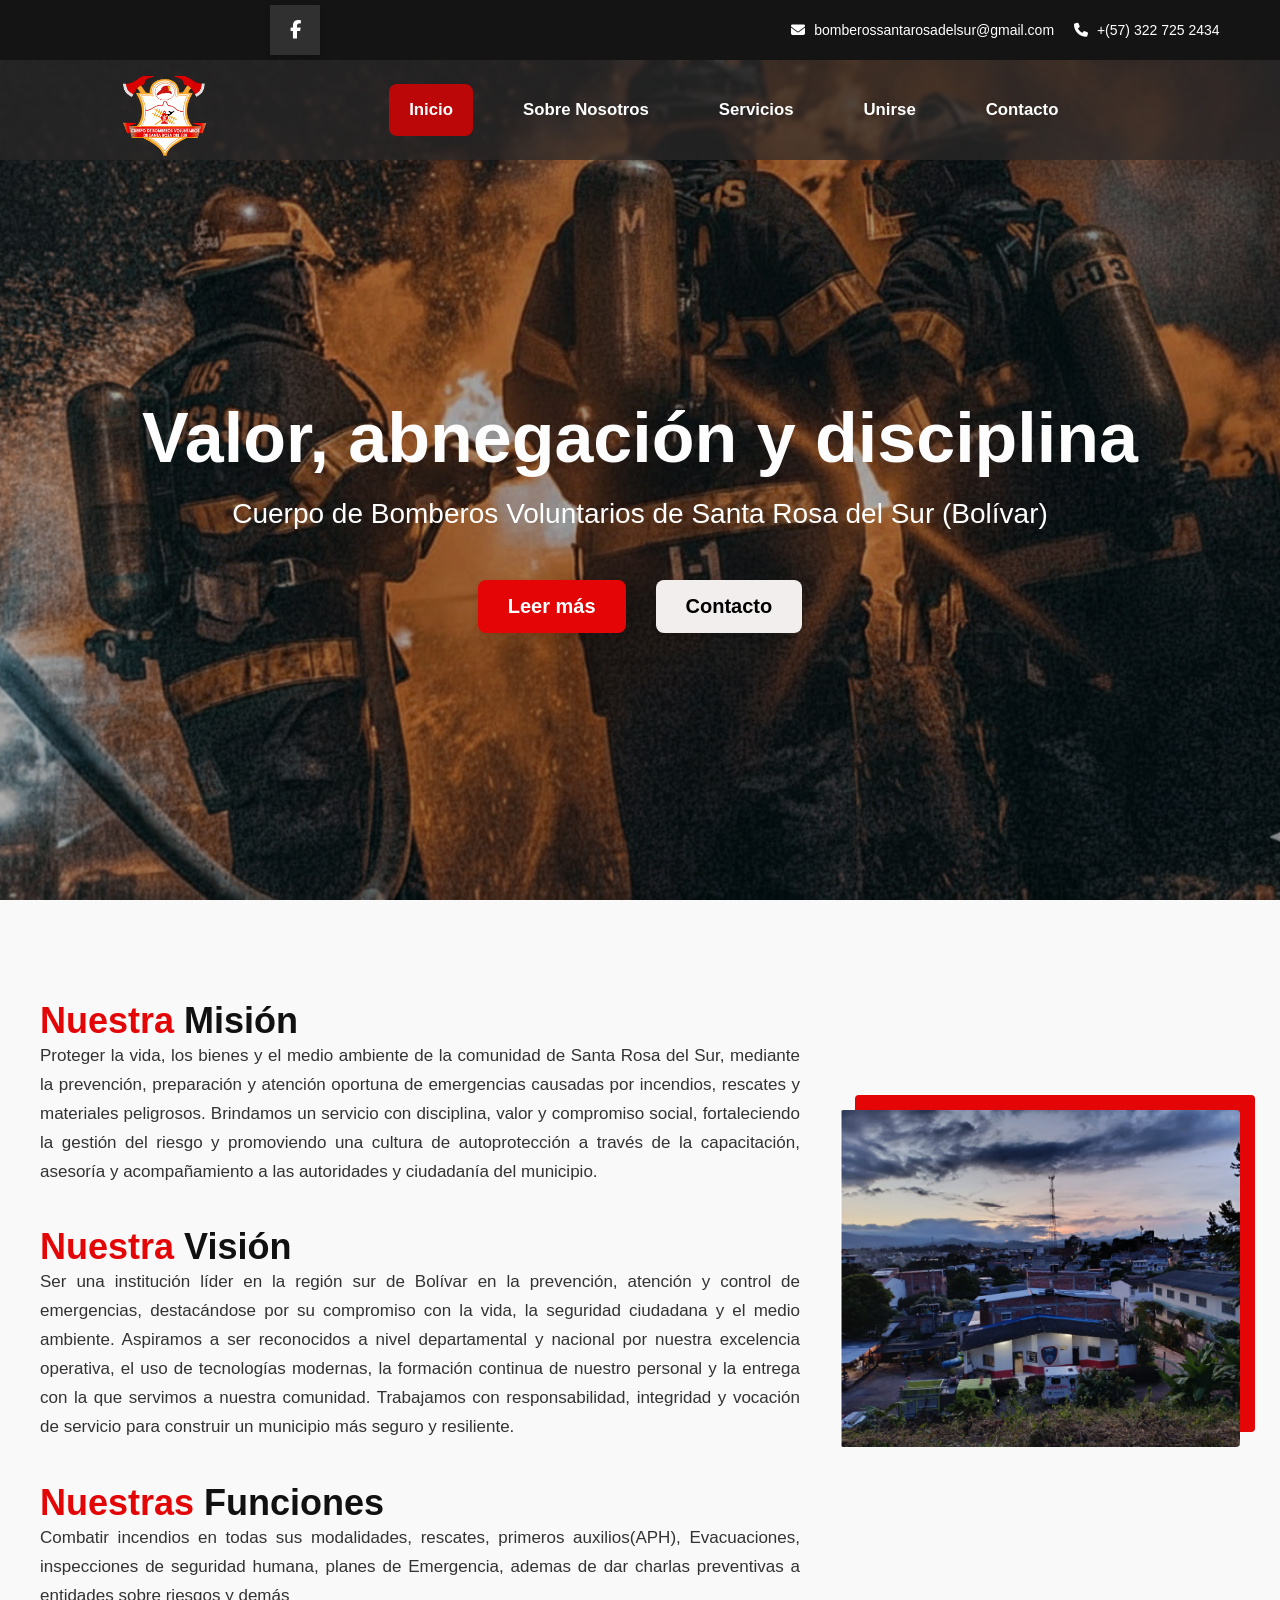
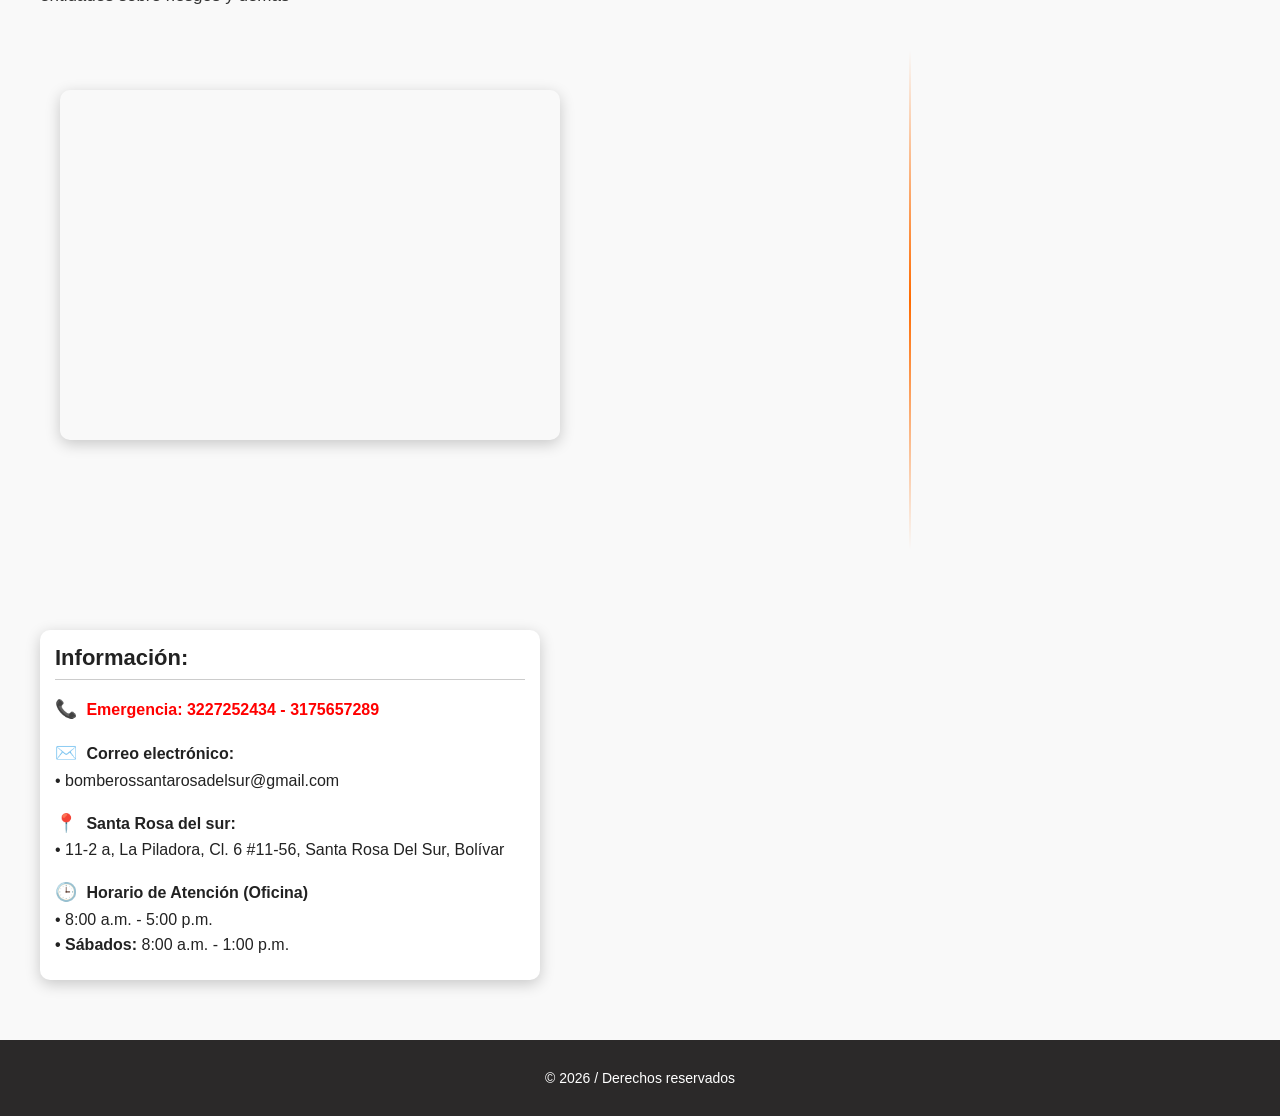
<file: index.html>
<!DOCTYPE html>
<html lang="en">

<head>
  <meta charset="UTF-8">
  <meta name="viewport" content="width=device-width, initial-scale=1.0">
  <title> BOMBEROS VOLUNTARIOS SANTA ROSA SUR </title>
  <link rel="stylesheet" href="style.css">
  <link rel="stylesheet" href="https://cdnjs.cloudflare.com/ajax/libs/font-awesome/6.5.0/css/all.min.css">
  <link rel="icon" href="images/logo.png">
  <script src="assets/js/main.js"></script>
  <link rel="stylesheet" href="assets/css/main.css">
</head>

<body>
  <div id="header-container"></div>
  <div class="contenedor">
    <h2 class="titulo_contenedor" id="lema">Valor, abnegación y disciplina</h2>
    <p><span class="parrafo_cont" id="cuerpo">Cuerpo de Bomberos Voluntarios de Santa Rosa del Sur (Bolívar)</span></p>

    <div class="botones">
      <button class="botonmas"> Leer más</button>
      <a href="/pages/contact.html" class="contact">Contacto</a>
  
    </div>
  </div>

  <section class="mision-vision" id="mision-vision">
    <div class="contenido-texto">
      <h2><span>Nuestra</span> Misión</h2>
      <p>Proteger la vida, los bienes y el medio ambiente de la comunidad de Santa Rosa del Sur, mediante la prevención,
        preparación y atención oportuna de emergencias causadas por incendios,
        rescates y materiales peligrosos. Brindamos un servicio con disciplina, valor y compromiso social, fortaleciendo
        la gestión del riesgo y promoviendo una cultura de autoprotección a través de la
        capacitación, asesoría y acompañamiento a las autoridades y ciudadanía del municipio.</p>

      <h2><span>Nuestra</span> Visión</h2>
      <p>Ser una institución líder en la región sur de Bolívar en la prevención, atención y control de emergencias,
        destacándose por su compromiso con la vida, la seguridad ciudadana
        y el medio ambiente. Aspiramos a ser reconocidos a nivel departamental y nacional por nuestra excelencia
        operativa, el uso de tecnologías modernas, la formación continua de nuestro personal
        y la entrega con la que servimos a nuestra comunidad. Trabajamos con responsabilidad, integridad y vocación de
        servicio para construir un municipio más seguro y resiliente.</p>

      <h2><span>Nuestras</span> Funciones</h2>
      <p>Combatir incendios en todas sus modalidades, rescates, primeros auxilios(APH), Evacuaciones, inspecciones de
        seguridad humana, planes de Emergencia,
        ademas de dar charlas preventivas a entidades sobre riesgos y demás</p>
    </div>

    <div class="imagen-lateral">
      <div class="imagen-decorada">
        <img src="images/pnm2.png" alt="Bomberos en acción">
      </div>
    </div>

    <div class="mapa-y-info">
      <div class="mapa"><iframe
          src="https://www.google.com/maps/embed?pb=!1m18!1m12!1m3!1d3951.390409663814!2d-74.0506547!3d7.958544499999998!2m3!1f0!2f0!3f0!3m2!1i1024!2i768!4f13.1!3m3!1m2!1s0x8e5d1b02e3b6577f%3A0xcbb484b97696c2a9!2sEstaci%C3%B3n%20de%20Bomberos!5e0!3m2!1ses-419!2sco!4v1752858191737!5m2!1ses-419!2sco"
          width="600" height="450" style="border:0;" allowfullscreen="" loading="lazy"
          referrerpolicy="no-referrer-when-downgrade"></iframe></div>
    </div>

    <div class="linea-divisoria"></div>
    <div class="linea-horizontal-decorativa"></div>

    <div class="card-estaciones">
      <h2>Información:</h2>
      <p><span class="icono">📞</span><strong style="color: red;"> Emergencia: 3227252434 - 3175657289</strong></p>
      <p><span class="icono">✉️</span><strong> Correo electrónico:</strong><br>• bomberossantarosadelsur@gmail.com</p>
      <p><span class="icono">📍</span><strong> Santa Rosa del sur:</strong><br>
        • 11-2 a, La Piladora, Cl. 6 #11-56, Santa Rosa Del Sur, Bolívar<br>

      </p>
      <p><span class="icono">🕒</span><strong> Horario de Atención (Oficina)</strong><br>
        • 8:00 a.m. - 5:00 p.m.<br>
        <b>• Sábados:</b> 8:00 a.m. - 1:00 p.m.
      </p>

    </div>
    </div>
  </section>


  <div id="footer-container"></div>


</body>

</html>
</file>
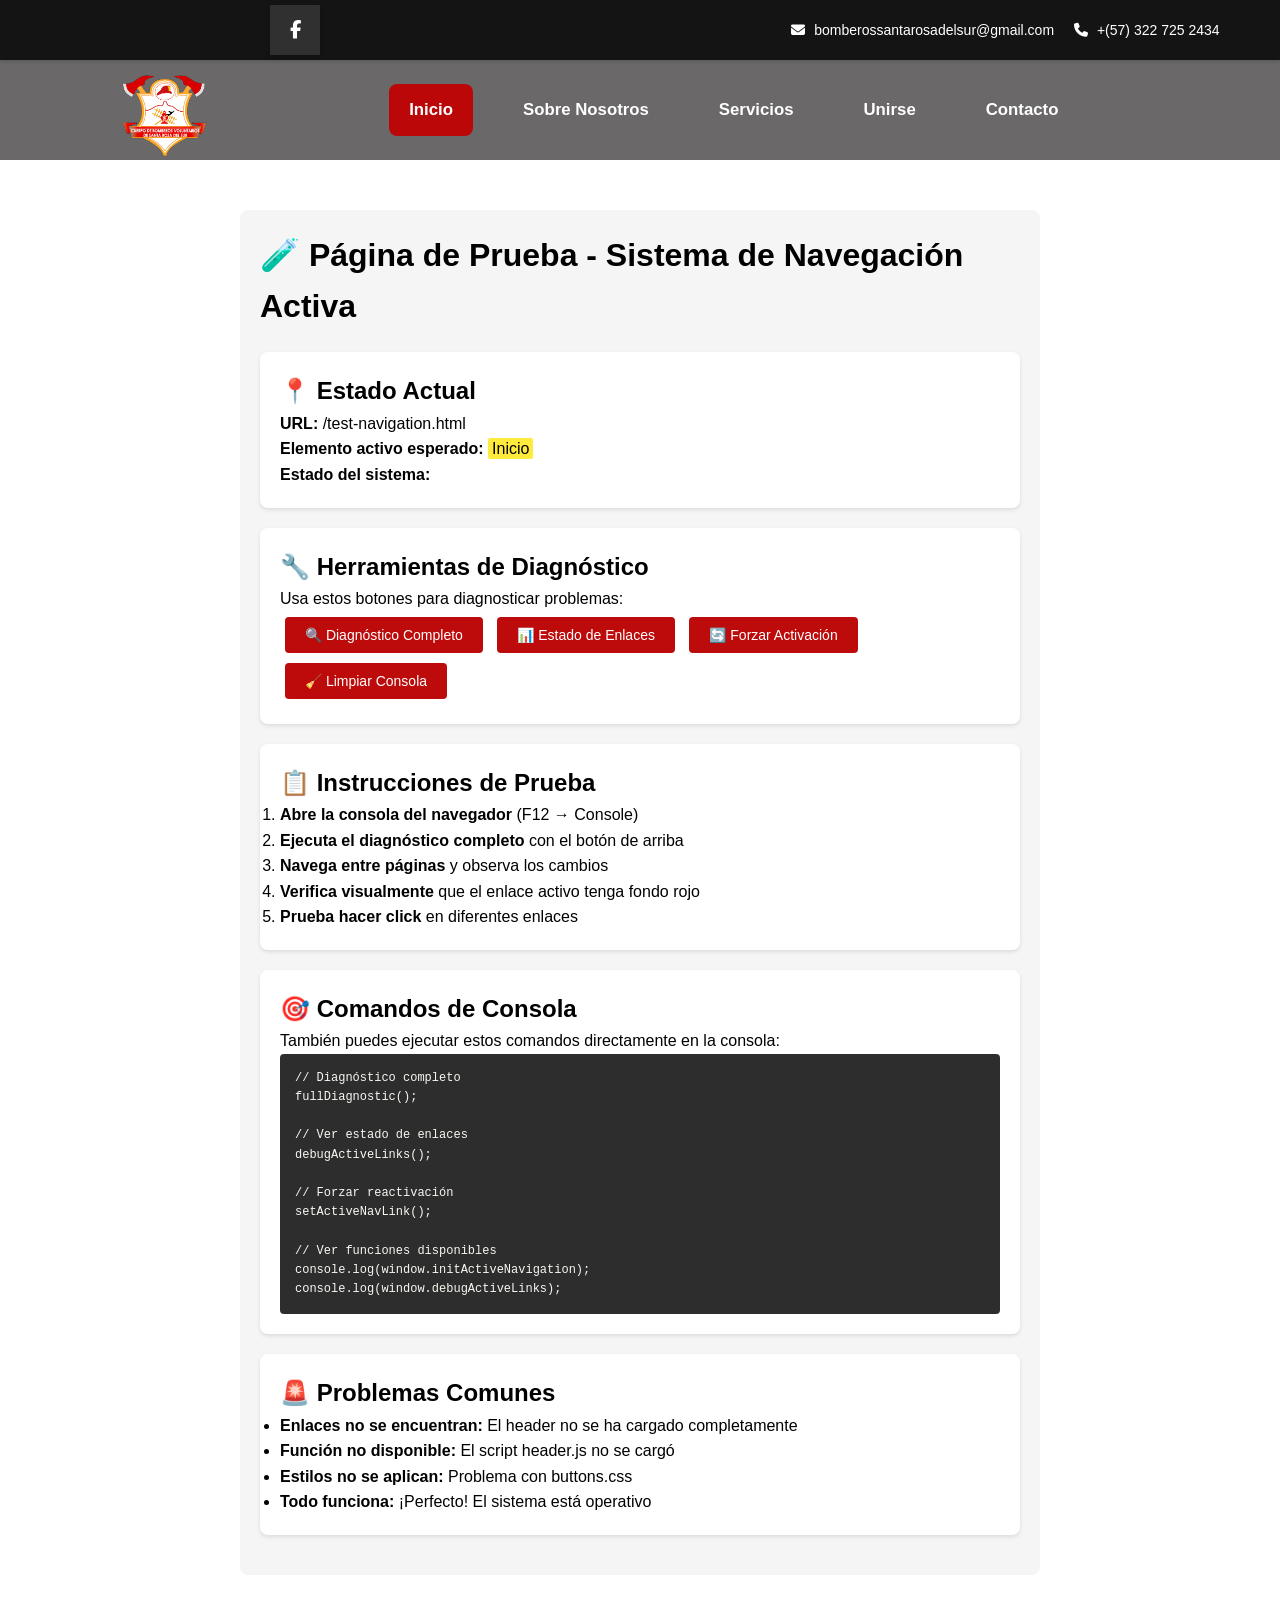
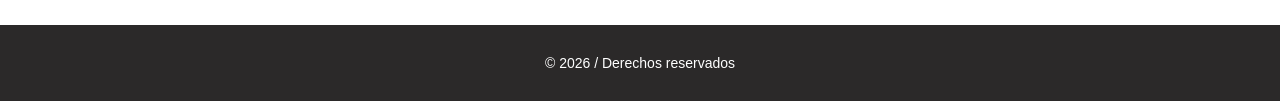
<file: test-navigation.html>
<!DOCTYPE html>
<html lang="es">
<head>
    <meta charset="UTF-8">
    <meta name="viewport" content="width=device-width, initial-scale=1.0">
    <title>Prueba - Sistema de Navegación Activa</title>
    <link rel="stylesheet" href="style.css">
    <link rel="stylesheet" href="https://cdnjs.cloudflare.com/ajax/libs/font-awesome/6.5.0/css/all.min.css">
    <link rel="icon" href="images/logo.png">
    <link rel="stylesheet" href="assets/css/main.css">
   
    <script src="assets/js/main.js"></script>
    
    <style>
        /* Estilos para la página de prueba */
        .test-container {
            max-width: 800px;
            margin: 50px auto;
            padding: 20px;
            background: #f5f5f5;
            border-radius: 8px;
            font-family: Arial, sans-serif;
            line-height: 1.6;
        }
        
        .test-section {
            background: white;
            padding: 20px;
            margin: 20px 0;
            border-radius: 8px;
            box-shadow: 0 2px 4px rgba(0,0,0,0.1);
        }
        
        .test-button {
            background: #bd0b0b;
            color: white;
            border: none;
            padding: 10px 20px;
            border-radius: 4px;
            cursor: pointer;
            margin: 5px;
            font-size: 14px;
        }
        
        .test-button:hover {
            background: #a00a0a;
        }
        
        .status-indicator {
            display: inline-block;
            width: 12px;
            height: 12px;
            border-radius: 50%;
            margin-right: 8px;
        }
        
        .status-ok { background: #4CAF50; }
        .status-error { background: #f44336; }
        .status-warning { background: #ff9800; }
        
        pre {
            background: #2d2d2d;
            color: #f8f8f2;
            padding: 15px;
            border-radius: 4px;
            overflow-x: auto;
            font-size: 12px;
        }
        
        .highlight {
            background: #ffeb3b;
            padding: 2px 4px;
            border-radius: 2px;
        }
    </style>
</head>

<body>
    <!-- Contenedor del header -->
    <div id="header-container"></div>
    
    <div class="test-container">
        <h1>🧪 Página de Prueba - Sistema de Navegación Activa</h1>
        
        <div class="test-section">
            <h2>📍 Estado Actual</h2>
            <p><strong>URL:</strong> <span id="current-url"></span></p>
            <p><strong>Elemento activo esperado:</strong> <span class="highlight">Inicio</span></p>
            <p><strong>Estado del sistema:</strong> <span id="system-status"></span></p>
        </div>
        
        <div class="test-section">
            <h2>🔧 Herramientas de Diagnóstico</h2>
            <p>Usa estos botones para diagnosticar problemas:</p>
            
            <button class="test-button" onclick="runDiagnostic()">
                🔍 Diagnóstico Completo
            </button>
            
            <button class="test-button" onclick="checkNavigationStatus()">
                📊 Estado de Enlaces
            </button>
            
            <button class="test-button" onclick="forceActivateNavigation()">
                🔄 Forzar Activación
            </button>
            
            <button class="test-button" onclick="clearConsole()">
                🧹 Limpiar Consola
            </button>
        </div>
        
        <div class="test-section">
            <h2>📋 Instrucciones de Prueba</h2>
            <ol>
                <li><strong>Abre la consola del navegador</strong> (F12 → Console)</li>
                <li><strong>Ejecuta el diagnóstico completo</strong> con el botón de arriba</li>
                <li><strong>Navega entre páginas</strong> y observa los cambios</li>
                <li><strong>Verifica visualmente</strong> que el enlace activo tenga fondo rojo</li>
                <li><strong>Prueba hacer click</strong> en diferentes enlaces</li>
            </ol>
        </div>
        
        <div class="test-section">
            <h2>🎯 Comandos de Consola</h2>
            <p>También puedes ejecutar estos comandos directamente en la consola:</p>
            <pre><code>// Diagnóstico completo
fullDiagnostic();

// Ver estado de enlaces
debugActiveLinks();

// Forzar reactivación
setActiveNavLink();

// Ver funciones disponibles
console.log(window.initActiveNavigation);
console.log(window.debugActiveLinks);</code></pre>
        </div>
        
        <div class="test-section">
            <h2>🚨 Problemas Comunes</h2>
            <ul>
                <li><span class="status-error"></span><strong>Enlaces no se encuentran:</strong> El header no se ha cargado completamente</li>
                <li><span class="status-warning"></span><strong>Función no disponible:</strong> El script header.js no se cargó</li>
                <li><span class="status-error"></span><strong>Estilos no se aplican:</strong> Problema con buttons.css</li>
                <li><span class="status-ok"></span><strong>Todo funciona:</strong> ¡Perfecto! El sistema está operativo</li>
            </ul>
        </div>
    </div>
    
    <!-- Contenedor del footer -->
    <div id="footer-container"></div>
    
    <script>
        // Mostrar URL actual
        document.getElementById('current-url').textContent = window.location.pathname;
        
        // Funciones de la página de prueba
        function runDiagnostic() {
            console.clear();
            console.log('🧪 Ejecutando diagnóstico desde página de prueba...');
            
            if (window.fullDiagnostic) {
                window.fullDiagnostic();
            } else {
                console.error('❌ fullDiagnostic no está disponible');
                console.log('💡 El header.js podría no haberse cargado correctamente');
            }
        }
        
        function forceActivateNavigation() {
            console.log('🔄 Forzando activación de navegación...');
            
            if (window.initActiveNavigation) {
                window.initActiveNavigation();
            } else {
                console.error('❌ initActiveNavigation no está disponible');
            }
        }
        
        function clearConsole() {
            console.clear();
            console.log('🧹 Consola limpiada - Lista para nuevas pruebas');
        }
        
        // Verificar estado del sistema después de cargar
        setTimeout(() => {
            const statusElement = document.getElementById('system-status');
            
            if (window.initActiveNavigation && window.debugActiveLinks) {
                statusElement.innerHTML = '<span class="status-ok"></span>Sistema cargado correctamente';
            } else {
                statusElement.innerHTML = '<span class="status-error"></span>Sistema no cargado - Ver consola';
            }
        }, 2000);
    </script>
</body>
</html>
</file>
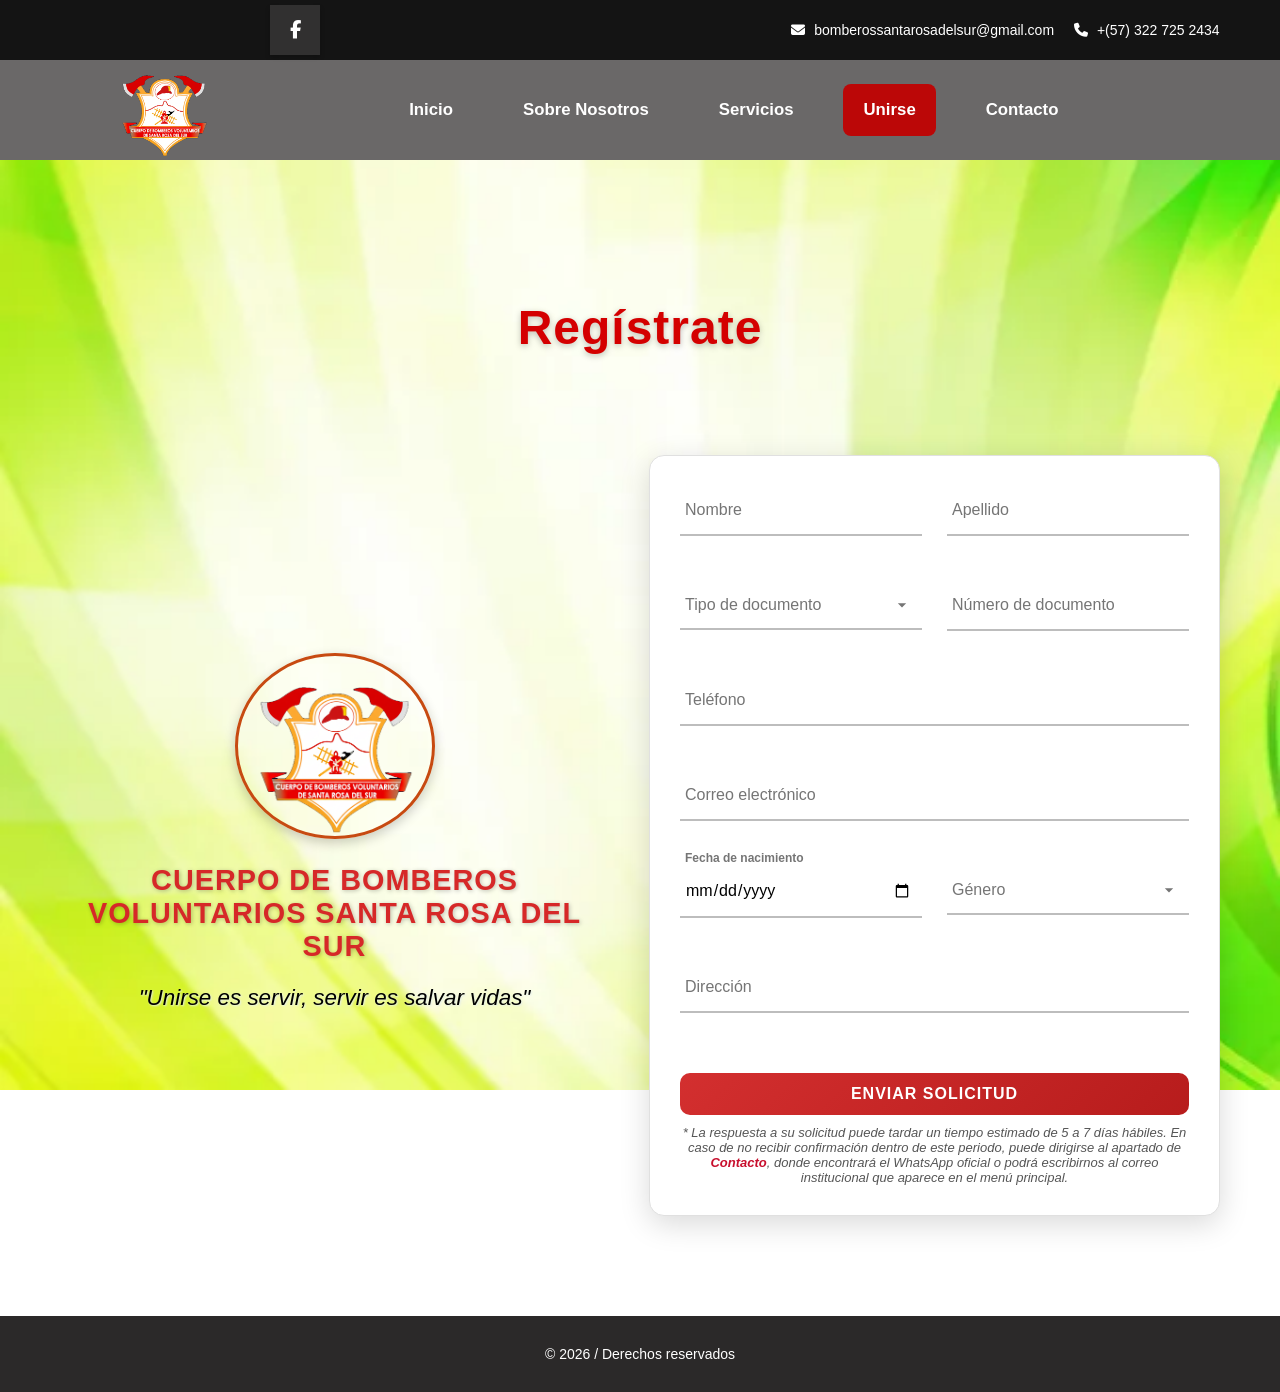
<file: pages/join.html>
<!DOCTYPE html>
<html lang="en">

<head>
    <meta charset="UTF-8">
    <meta name="viewport" content="width=device-width, initial-scale=1.0">
    <title>únete - Bomberos Voluntarios Santa Rosa del Sur</title>
    <link rel="stylesheet" href="../style.css">
    <link rel="stylesheet" href="https://cdnjs.cloudflare.com/ajax/libs/font-awesome/6.5.0/css/all.min.css">
    <link rel="icon" href="../images/logo.png">
    <link rel="stylesheet" href="../assets/css/pages/join.css">
    <script src="../assets/js/main.js"></script>
</head>

<body>
    <div id="header-container"></div>


    <main class="join-main">
        <section class="unete-section">
            <h1 class="unete-title">Regístrate</h1>

            <div class="join-container">
                <div class="motivation-box">

                    <img src="../images/logo.png" alt="Logo">

                    <h2 class="motivation-title">Cuerpo de Bomberos Voluntarios Santa Rosa del sur</h2>
                    <p class="motivation-text">"Unirse es servir, servir es salvar vidas"</p>
                </div>

                <div class="form-box">
                    <form action="../conection/db.php" method="POST" class="join-form">
                        <!-- Nombre y Apellido -->
                        <div class="form-row">
                            <div class="input-group">
                                <input type="text" id="nombres" name="nombres" required>
                                <span class="highlight"></span>
                                <span class="bar"></span>
                                <label for="nombres">Nombre</label>
                            </div>

                            <div class="input-group">
                                <input type="text" id="apellido" name="apellido" required>
                                <span class="highlight"></span>
                                <span class="bar"></span>
                                <label for="apellido">Apellido</label>
                            </div>
                        </div>

                        <!-- Tipo de documento y Número de documento -->
                        <div class="form-row">
                            <div class="input-group">
                                <select id="document_type" name="document_type" required>
                                    <option value="" disabled selected></option>
                                    <option value="CC">Cédula de Ciudadanía (CC)</option>
                                    <option value="TI">Tarjeta de Identidad (TI)</option>
                                    <option value="CE">Cédula de Extranjería (CE)</option>
                                </select>
                                <span class="highlight"></span>
                                <span class="bar"></span>
                                <label for="document_type">Tipo de documento</label>
                            </div>

                            <div class="input-group">
                                <input type="number" id="document_number" name="document_number" required>
                                <span class="highlight"></span>
                                <span class="bar"></span>
                                <label for="document_number">Número de documento</label>
                            </div>
                        </div>

                        <!-- Teléfono -->
                        <div class="form-row-full">
                            <div class="input-group">
                                <input type="tel" id="phone" name="phone" required>
                                <span class="highlight"></span>
                                <span class="bar"></span>
                                <label for="phone">Teléfono</label>
                            </div>
                        </div>

                        <!-- Correo -->
                        <div class="form-row-full">
                            <div class="input-group">
                                <input type="email" id="email" name="email" required>
                                <span class="highlight"></span>
                                <span class="bar"></span>
                                <label for="email">Correo electrónico</label>
                            </div>
                        </div>

                        <!--Fecha de nacimiento y Género-->
                        <div class="form-row">
                            <div class="input-group">
                                <input type="date" id="birth_date" name="birth_date" required>
                                <span class="highlight"></span>
                                <span class="bar"></span>
                                <label for="birth_date">Fecha de nacimiento</label>
                            </div>

                            <div class="input-group">
                                <select id="gender" name="gender" required onchange="toggleOtherGender()">
                                    <option value="" disabled selected></option>
                                    <option value="masculino">Masculino</option>
                                    <option value="femenino">Femenino</option>
                                    <option value="no_binario">No binario</option>
                                    <option value="prefiero_no_decir">Prefiero no decir</option>
                                    <option value="otro">Otro</option>
                                </select>
                                <span class="highlight"></span>
                                <span class="bar"></span>
                                <label for="gender">Género</label>
                            </div>
                        </div>

                        <!--"Otro" género (oculto) -->
                        <div class="form-row-full" id="other-gender-row" style="display: none;">
                            <div class="input-group">
                                <input type="text" id="other_gender" name="other_gender">
                                <span class="highlight"></span>
                                <span class="bar"></span>
                                <label for="other_gender">Especifique su género</label>
                            </div>
                        </div>

                        <!-- Dirección -->
                        <div class="form-row-full">
                            <div class="input-group">
                                <input type="text" id="address" name="address" required>
                                <span class="highlight"></span>
                                <span class="bar"></span>
                                <label for="address">Dirección</label>
                            </div>
                        </div>

                        <button type="submit" class="submit-btn">Enviar solicitud</button>
                    </form>
                    <p id="form-message" class="form-message"></p>
                    <p class="form-note">
                        * La respuesta a su solicitud puede tardar un tiempo estimado de 5 a 7 días hábiles.
                        En caso de no recibir confirmación dentro de este periodo, puede dirigirse al apartado de
                        <a href="../pages/contact.html">Contacto</a>, donde encontrará el WhatsApp oficial o podrá
                        escribirnos al correo institucional que aparece en el menú principal.
                    </p>
                </div>
            </div>
        </section>
    </main>


    <div id="footer-container"></div>

    <script src="../assets/js/component/join.js"></script>
</body>

<div id="toast-container"></div>


</html>
</file>
<file: style.css>
.top-bar {
  background-color: #141414;
  color: rgb(255, 255, 255);
  display: flex;
  justify-content: space-around;
  align-items: center;
  padding: 10px 30px;
  font-size: 14px;
}

.social-icons i {
  display: inline-block;
  width: 50px;
  margin: 0 10px;
  cursor: pointer;
  display: block;
  padding: 0px 20px;
  background: rgb(143, 11, 11);
  line-height: 50px;
  font-size: 18px;
  box-shadow: 0 3px 5px 0px rgb(0, 0, 0, 2);
  transition: 0.2s;
}

.social-icons:hover{
    filter: blur(1px);
    transform: translateY(-1px) scale(1.05);
    box-shadow: 0 2px 2px 0px rgb(0, 0, 0, 4);
    filter: none;
}

.social-icons a {
  text-decoration: none; 
  color: white;          
}

.social-icons a:hover {
  color: #ccc;           
}



    

.contact-info {
  display: flex;
  gap: 20px;
  align-items: center;
  margin-right: -200px;
}

.contact-info i {
  margin-right: 5px;
}

/* NAVBAR PRINCIPAL */
.main-nav {
  background-color: rgba(43, 41, 41, 0.7);
  display: flex;
  justify-content: space-between;
  align-items: center;
  padding: 15px 30px;
  backdrop-filter: blur(2px);
}

.main-nav nav {
  flex: 1; 
  display: flex;
  justify-content: center; 
  gap: 30px;
}

.main-nav .logo {
  margin-left: 80px; 
}


#bomber {
  opacity: 1;
}

.main-nav nav {
  display: flex;
  gap: 30px;
}

.main-nav nav a {
  color: rgb(255, 255, 255);
  text-decoration: none;
  font-size: 18px;
  transition: color 0,3s ease;
}


.search-button {
  background-color: red;
  padding: 10px;
  border-radius: 6px;
  cursor: pointer;
}

.search-button i {
  color: white;
}

* {
  margin: 0;
  padding: 0;
  box-sizing: border-box;
}

body {
  margin: 0;
  font-family: Arial, sans-serif;
}    

.contenedor {
  background-image: url("images/cabcera.png");
  background-size: cover;
  background-position: center;
  background-repeat: no-repeat;
  height: 100vh; 

  position: relative;
  display: flex;
  flex-direction: column;
  justify-content: center;
  align-items: center;
  margin-top: -160px; 
  padding-top: 160px; 
}

.contenedor::before {
  content: "";
  position: absolute;
  top: 0;
  left: 0;
  width: 100%;
  height: 100%;
  background-color: rgba(0, 0, 0, 0.3);
  z-index: 1;
}


header {
  position: relative;
  z-index: 100;
  width: 100%;
}

.top-bar, .main-nav {
  width: 100%;
}

.top-bar {
    height: 60px;
    background-color: #141414;}

.main-nav {
    height: 100px;
    opacity: 1;
}

.contenedor #lema {
  color: rgb(253, 253, 253);
  font-size: 70px;
  text-align: center;
  margin-top: -30px;
  margin-bottom: 20px;
  position: relative;
  z-index: 2;
}

.contenedor #cuerpo{
  color: white;
  text-align: center;
  font-size: 28px;
  margin-bottom: 40px;
  position: relative;
  z-index: 2;
}

.botonmas{
  background-color: #e40606; 
  color: white;
  padding: 15px 30px;
  font-size: 20px;
  font-weight: bold;
  border: none;
  border-radius: 8px;
  cursor: pointer;
  transition: background-color 0.3s ease, transform 0.2s ease;
  box-shadow: 0 4px 6px rgba(0, 0, 0, 0.1);
  font-family: Arial, sans-serif;
}

.botonmas:hover {
  background-color: #0c0c0c;
  transform: scale(1.05);
}

.botonmas:active {
  transform: scale(0.98);
}
.contact{
  background-color: #f3eeee; 
  color: rgb(0, 0, 0);
  padding: 15px 30px;
  font-size: 20px;
  font-weight: bold;
  border: none;
  border-radius: 8px;
  cursor: pointer;
  transition: background-color 0.3s ease, transform 0.2s ease;
  box-shadow: 0 4px 6px rgba(0, 0, 0, 0.1);
  font-family: Arial, sans-serif;
  

}

.contact:hover {
  background-color: #eeeeee;
  transform: scale(1.05);
}

.contact:active {
  transform: scale(0.98);
}

.contact {
  text-decoration: none; 
  display: inline-block; 
}


.botones {
  display: flex;
  justify-content: center;
  align-items: center;
  gap: 30px;
  margin-top: 50px;
  position: relative;
  z-index: 2;
}

.mision-vision {
  display: flex;
  align-items: flex-start;
  justify-content: space-between;
  gap: 40px;
  padding: 60px 40px;
  background-color: #f9f9f9;
  flex-wrap: wrap;
}

.contenido-texto {
  flex: 1;
  min-width: 300px;
}

.contenido-texto h2 {
  font-size: 36px;
  font-weight: bold;
  color: #111;
  margin-top: 40px;
}

.contenido-texto h2 span {
  color: #e40606;  
}

.contenido-texto p {
  font-size: 17px;
  line-height: 1.7;
  color: #333;
  text-align: justify;
}

.imagen-lateral {
  flex: 0 0 400px;
  position: relative;
  margin-top: 150px;
}

.imagen-decorada {
  position: relative;
  z-index: 1;
}

.imagen-decorada img {
  width: 100%;
  height: auto;
  display: block;
  border-radius: 4px;
}

/* Borde rojo decorativo en la esquina */
.imagen-decorada::before {
  content: '';
  position: absolute;
  top: -15px;
  right: -15px;
  width: 100%;
  height: 100%;
  background-color: #e40606;
  z-index: -1;
  border-radius: 4px;
}

/* Footer */
.footer {
  background-color: #2b2929;
  color: white;
  text-align: center;
  padding: 30px 20px;
}

.foot_parrafo {
  margin: 0;
  font-size: 14px;
}

.mapa-y-info {
  display: flex;
  gap: 40px;
  flex-wrap: wrap;
  justify-content: center;
  align-items: flex-start;
  padding: 40px 20px;
}

.mapa iframe {
  width: 500px;
  height: 350px;
  border-radius: 10px;
  box-shadow: 0 4px 15px rgba(0, 0, 0, 0.2);
}

.card-estaciones {
  width: 500px;
  height: 350px;
  background: #fff;
  border-radius: 10px;
  box-shadow: 0 4px 15px rgba(0, 0, 0, 0.2);
  padding: 15px;
  font-family: Arial, sans-serif;
  font-size: 16px;
  color: #222;
  margin-top: 40px;
}

.card-estaciones h2 {
  margin-bottom: 15px;
  font-size: 22px;
  border-bottom: 1px solid #ccc;
  padding-bottom: 8px;
}

.card-estaciones p {
  margin: 15px 0;
  line-height: 1.6;
}

.card-estaciones .icono {
  font-size: 18px;
  margin-right: 5px;
}

.linea-divisoria {
  width: 2px;
  height: 500px; 
  background: linear-gradient(to bottom, transparent, #ff6b00, transparent);
  margin: 0 20px;
}


@media screen and (max-width: 768px) {
  .fila-cartas {
    flex-direction: column;
    align-items: center;
  }
}
</file>
<file: assets/css/main.css>
.map_bomber{  
    
box-shadow: 0px 0px 50px -2px rgba(0,0,0,0.68);
-webkit-box-shadow: 0px 0px 50px -2px rgba(0,0,0,0.68);
-moz-box-shadow: 0px 0px 50px -2px rgba(0,0,0,0.68);
}

/* Responsive */
@media screen and (max-width: 768px) {
  .fila-cartas {
    flex-direction: column;
    align-items: center;
  }
}
</file>
<file: assets/css/pages/join.css>
.join-main {
  min-height: 100vh;
  padding: 20px 0;
  background: linear-gradient(135deg, #f8f9fa, #e9ecef);
  width: 100%;
}



.unete-section {
  max-width: 1200px;
  margin: 0 auto;
  padding: 80px 20px 40px;
}


.unete-title {
  max-width: 1200px;       
  margin: 0 auto 100px;     
  text-align: center;
  color: #d32f2f;
  font-size: 2.5rem;
  font-weight: bold;
  text-shadow: 2px 2px 4px rgba(0,0,0,0.1);
}


.join-container {
  display: flex;
  justify-content: space-between;
  align-items: stretch;
  gap: 40px;
  max-width: 1200px;
  margin: 0 auto;
}


.motivation-box {
  flex: 1;
  display: flex;
  flex-direction: column;
  justify-content: center;
  align-items: center;
  text-align: center;
  padding: 20px;
}

.motivation-title {
  color: #d32f2f;
  font-size: 1.8rem;
  margin-bottom: 20px;
  font-weight: 600;
}

.motivation-text {
  color: #333;
  font-size: 1.2rem;
  line-height: 1.8;
  text-align: center;
  font-style: italic;
  margin-bottom: 0;
  max-width: 400px;
}


.form-box {
  flex: 1;
  background: #fff;
  padding: 30px;
  border-radius: 15px;
  box-shadow: 0 8px 30px rgba(0,0,0,0.15);
  border: 1px solid #e0e0e0;
  align-self: flex-start;
}


.join-form {
  width: 100%;
}


.form-row {
  display: flex;
  gap: 25px;
  margin-bottom: 20px;
}


.form-row-full {
  display: flex;
  margin-bottom: 20px;
}


.input-group {
  position: relative;
  flex: 1;
  margin-bottom: 25px;
}


.input-group input,
.input-group select {
  font-size: 16px;
  padding: 15px 10px 15px 5px;
  display: block;
  width: 100%;
  border: none;
  border-bottom: 2px solid #bdbdbd;
  background: transparent;
  transition: all 0.3s ease;
  font-family: inherit;
}

.input-group input:focus,
.input-group select:focus {
  outline: none;
  border-bottom-color: #d32f2f;
}


.input-group select {
  cursor: pointer;
  appearance: none;
  -webkit-appearance: none;
  -moz-appearance: none;
  background-image: url("data:image/svg+xml;charset=UTF-8,<svg xmlns='http://www.w3.org/2000/svg' viewBox='0 0 24 24' fill='%23757575'><path d='M7 10l5 5 5-5z'/></svg>");
  background-repeat: no-repeat;
  background-position: right 10px center;
  background-size: 20px;
  padding-right: 40px;
}

.input-group select:focus {
  background-image: url("data:image/svg+xml;charset=UTF-8,<svg xmlns='http://www.w3.org/2000/svg' viewBox='0 0 24 24' fill='%23d32f2f'><path d='M7 10l5 5 5-5z'/></svg>");
}


.input-group select option {
  background: white;
  color: #333;
  padding: 10px;
}


.input-group label {
  color: #757575;
  font-size: 16px;
  font-weight: normal;
  position: absolute;
  pointer-events: none;
  left: 5px;
  top: 15px;
  transition: all 0.3s ease;
  z-index: 1;
}


.input-group input:focus ~ label,
.input-group input:valid ~ label,
.input-group select:focus ~ label,
.input-group select:valid ~ label {
  top: -15px;
  font-size: 12px;
  color: #d32f2f;
  font-weight: 600;
}


.input-group input[type="date"] ~ label {
  top: -15px;
  font-size: 12px;
  color: #757575;
  font-weight: 600;
}

.input-group input[type="date"]:focus ~ label {
  color: #d32f2f;
}


.bar {
  position: relative;
  display: block;
  width: 100%;
}

.bar:before,
.bar:after {
  content: '';
  height: 2px;
  width: 0;
  bottom: 0px;
  position: absolute;
  background: #d32f2f;
  transition: all 0.3s ease;
}

.bar:before {
  left: 50%;
}

.bar:after {
  right: 50%;
}


.input-group input:focus ~ .bar:before,
.input-group input:focus ~ .bar:after,
.input-group select:focus ~ .bar:before,
.input-group select:focus ~ .bar:after {
  width: 50%;
}


.highlight {
  position: absolute;
  height: 60%;
  width: 100px;
  top: 25%;
  left: 0;
  pointer-events: none;
  opacity: 0.5;
}


.input-group input:focus ~ .highlight,
.input-group select:focus ~ .highlight {
  animation: inputHighlighter 0.3s ease;
}

/* Animaciones */
@keyframes inputHighlighter {
  from {
    background: #d32f2f;
    opacity: 0.3;
    width: 100px;
  }
  to {
    width: 0;
    background: transparent;
    opacity: 0;
  }
}


.submit-btn {
  width: 100%;
  background: linear-gradient(135deg, #d32f2f, #b71c1c);
  color: white;
  padding: 12px 30px;
  border: none;
  border-radius: 10px;
  font-size: 1rem;
  font-weight: 600;
  cursor: pointer;
  transition: all 0.3s ease;
  margin-top: 15px;
  text-transform: uppercase;
  letter-spacing: 1px;
}

.submit-btn:hover {
  background: linear-gradient(135deg, #b71c1c, #d32f2f);
  transform: translateY(-2px);
  box-shadow: 0 8px 25px rgba(211, 47, 47, 0.4);
}

.submit-btn:active {
  transform: translateY(0);
  box-shadow: 0 4px 15px rgba(211, 47, 47, 0.3);
}


@media screen and (max-width: 768px) {
  .join-container {
    flex-direction: column;
    gap: 30px;
    padding: 0 20px;
    width: 100%;
    max-width: 100%;
  }
  
  .motivation-box {
    min-height: auto;
    padding: 20px;
    width: 100%;
    margin: 0 auto;
  }
  
  .form-row {
    flex-direction: column;
    gap: 15px;
  }
  
  .form-row-full {
    width: 100%;
  }
  
  .unete-title {
    font-size: 2rem;
    margin-bottom: 30px;
  }
  
  .form-box {
    padding: 30px;
    width: 100%;
    max-width: 100%;
    margin: 0 auto;
    box-sizing: border-box;
  }
  
  .unete-section {
    padding: 60px 20px 30px;
    width: 100%;
  }
  
  .motivation-title {
    font-size: 1.5rem;
  }
  
  .motivation-text {
    font-size: 1.1rem;
  }
}

/* Tablet pequeño */
@media screen and (max-width: 600px) {
  .join-container {
    padding: 0 15px;
  }
  
  .form-box {
    padding: 25px;
  }
  
  .unete-section {
    padding: 50px 15px 30px;
  }
}

/* Móviles */
@media screen and (max-width: 480px) {
  .join-container {
    padding: 0 15px;
  }
  
  .unete-title {
    font-size: 1.8rem;
  }
  
  .form-box {
    padding: 25px 20px;
    width: 100%;
    margin: 0;
  }
  
  .unete-section {
    padding: 60px 15px 30px;
  }
  
  .motivation-box {
    padding: 20px 15px;
  }
  
  .motivation-title {
    font-size: 1.3rem;
  }
  
  .motivation-text {
    font-size: 1rem;
  }
}

.form-message {
  display: none; 
  margin-top: 20px;
  padding: 15px 20px;
  border-radius: 12px;
  font-size: 16px;
  font-weight: 500;
  text-align: center;
  max-width: 100%;
  animation: fadeIn 0.4s ease-in-out;
  box-shadow: 0 4px 12px rgba(0,0,0,0.15);
}


.form-message.success {
  background: #e6f9ed;
  color: #1a7f37;
  border: 1px solid #34c759;
}


.form-message.error {
  background: #fdeaea;
  color: #d93025;
  border: 1px solid #f44336;
}


@keyframes fadeIn {
  from { opacity: 0; transform: translateY(-10px); }
  to { opacity: 1; transform: translateY(0); }
}


#toast-container {
  position: fixed;
  top: 20px;
  right: 20px;
  z-index: 9999;
  display: flex;
  flex-direction: column;
  gap: 15px;
}


.toast {
  display: flex;
  align-items: center;
  gap: 12px;
  min-width: 280px;
  max-width: 350px;
  padding: 16px 20px;
  border-radius: 14px;
  font-size: 15px;
  font-weight: 500;
  color: #fff;
  box-shadow: 0 8px 20px rgba(0,0,0,0.2);
  animation: slideIn 0.6s ease, fadeOut 0.6s ease 5.5s forwards;
  cursor: pointer;
}

/* Éxito */
.toast.success {
  background: linear-gradient(135deg, #28a745, #218838);
}

/* Error */
.toast.error {
  background: linear-gradient(135deg, #dc3545, #b52a36);
}


.toast i {
  font-size: 20px;
}

/* Animaciones */
@keyframes slideIn {
  from { opacity: 0; transform: translateX(100%); }
  to { opacity: 1; transform: translateX(0); }
}

@keyframes fadeOut {
  to { opacity: 0; transform: translateX(100%); }
}


.motivation-logo {
  max-width: 250px;      
  height: auto;
  margin-bottom: 20px;
  opacity: 0.9;          
  transition: transform 0.3s ease;
}

.motivation-logo:hover {
  transform: scale(1.05); 
}



.motivation-box img {
  width: 200px;             
  height: auto;              
  margin: 0 auto 15px auto;  
  display: block;            
  border-radius: 50%;       
  border: 3px solid #c74a11; 
  box-shadow: 0 4px 12px rgba(0, 0, 0, 0.2); 
  transition: transform 0.3s ease, box-shadow 0.3s ease; 
}

.motivation-box img:hover {
  transform: scale(1.05); 
  box-shadow: 0 6px 18px rgba(0, 0, 0, 0.3);
}

.join-main {
  min-height: 100vh;
  padding: 60px 20px;
  background: url("../../../images/santar.jpg") no-repeat center center;
  background-size: cover;     
  background-attachment: fixed; 
}


.unete-title {
  font-size: 3rem;
  font-weight: 800;
  color: #d40000; 
  letter-spacing: 1px;
  text-shadow: 0 2px 6px rgba(0,0,0,0.25);
}


.motivation-title {
  font-size: 1.8rem;
  font-weight: bold;
  color: #D62828; 
  text-transform: uppercase;
  text-shadow: 1px 1px 4px rgba(0,0,0,0.25);
  margin: 10px 0;
  letter-spacing: 1px;
}


.motivation-text {
  font-size: 1.4rem;
  font-style: italic;
  color: #000000;
  text-shadow: 1px 1px 2px rgb(228, 238, 231); 
  margin-top: 5px;
}

.form-note {
  margin-top: 10px;
  font-size: 13px;
  color: #555;
  text-align: center;
  font-style: italic;
}

.form-note a {
  color: #c8102e; 
  text-decoration: none;
  font-weight: bold;
}
.form-note a:hover {
  text-decoration: underline;
}
</file>
